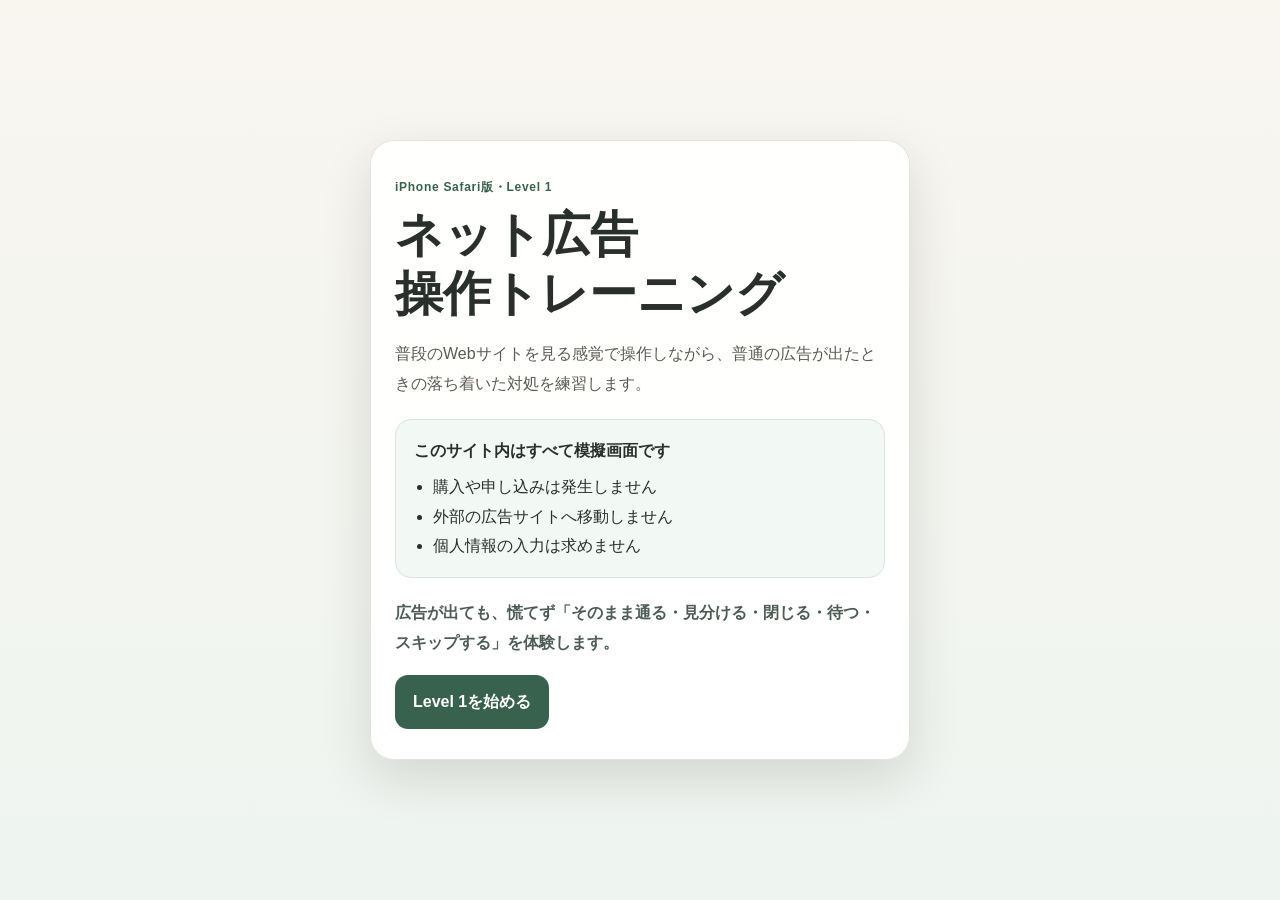
<file: index.html>
<!DOCTYPE html>
<html lang="ja">
<head>
  <meta charset="UTF-8">
  <meta name="viewport" content="width=device-width, initial-scale=1, viewport-fit=cover">
  <meta name="theme-color" content="#f6f3ed">
  <title>鶏肉のトマト煮｜暮らしの台所帖・練習用</title>
  <link rel="stylesheet" href="style.css">
</head>
<body data-page="main">
  <section id="introScreen" class="screen intro-screen" aria-labelledby="introTitle">
    <div class="intro-card">
      <span class="eyebrow">iPhone Safari版・Level 1</span>
      <h1 id="introTitle">ネット広告<br>操作トレーニング</h1>
      <p class="lead">普段のWebサイトを見る感覚で操作しながら、普通の広告が出たときの落ち着いた対処を練習します。</p>
      <div class="safety-box">
        <strong>このサイト内はすべて模擬画面です</strong>
        <ul>
          <li>購入や申し込みは発生しません</li>
          <li>外部の広告サイトへ移動しません</li>
          <li>個人情報の入力は求めません</li>
        </ul>
      </div>
      <p class="intro-goal">広告が出ても、慌てず「そのまま通る・見分ける・閉じる・待つ・スキップする」を体験します。</p>
      <button id="startButton" class="primary-button" type="button">Level 1を始める</button>
    </div>
  </section>

  <main id="trainingScreen" class="screen is-hidden">
    <header class="training-header">
      <div class="training-progress">
        <span class="training-label">ネット広告 操作トレーニング</span>
        <strong id="progressText">Level 1　1 / 6</strong>
      </div>
      <div class="header-tools">
        <button id="teacherResetButton" class="teacher-reset-button is-hidden" type="button">講師用リセット</button>
        <span class="status-pill">練習用</span>
      </div>
    </header>

    <div class="exercise-context"><span>練習の目的</span><p id="instructionBox">いつものように記事を読み進めてください。</p></div>
    <section id="supportControls" class="support-controls is-hidden" aria-label="練習用サポート"><span id="supportContext">練習用サポート</span><div><button type="button" data-support-hint>ヒント</button><button id="restartCurrentButton" type="button" data-support-restart>この体験をやり直す</button><button type="button" class="is-hidden" data-review-return>講座へ戻る</button></div></section>
    <details id="reviewChoicesMenu" class="support-review-picker is-hidden"><summary>これまでの体験を復習</summary><div><button type="button" class="is-hidden" data-review-choice="1">1　記事内広告</button><button type="button" class="is-hidden" data-review-choice="2">2　記事に似たPRカード</button><button type="button" class="is-hidden" data-review-choice="3">3　画面下の固定広告</button><button type="button" class="is-hidden" data-review-choice="4">4　普通のポップアップ広告</button><button type="button" class="is-hidden" data-review-choice="5">5　時間差で閉じる全画面広告</button><button type="button" class="is-hidden" data-review-choice="6">6　動画広告風のスキップ</button></div></details>
    <section id="reviewCompletePanel" class="review-complete is-hidden" tabindex="-1"><h2>復習できました</h2><p>ほかの体験の完了進捗は、そのまま残っています。</p><div class="dual-buttons"><button id="reviewAgainButton" class="secondary-button" type="button">もう一度復習する</button><button class="primary-button" type="button" data-review-return>講座へ戻る</button></div></section>
    <div id="siteAView" class="article-wrap">
      <header class="site-header">
        <div class="site-brand-row">
          <a class="site-brand" href="#siteAView"><span class="site-brand-main">暮らしの台所帖</span><span class="site-brand-sub">毎日のごはんと小さな工夫</span></a>
          <details class="publisher-menu"><summary>メニュー</summary><nav aria-label="メニュー"><a href="#siteAView">この記事</a><a href="#siteMeals" data-topic="siteMeals">献立のヒント</a><a href="#siteTools" data-topic="siteTools">台所の道具</a><a href="#publisherAbout" data-topic="publisherAbout">このサイトについて</a></nav></details>
        </div>
        <nav class="site-nav" aria-label="サイトカテゴリ"><a href="#siteAView">レシピ</a><a href="#siteMeals" data-topic="siteMeals">献立</a><a href="#siteTools" data-topic="siteTools">台所の道具</a><a href="#siteLife" data-topic="siteLife">暮らし</a></nav>
      </header>
      <div class="publication-layout">
      <article id="recipeArticle" class="recipe-article lesson1-reading">
        <div id="recipeContent">
        <div class="breadcrumbs">ホーム <span>›</span> レシピ <span>›</span> 主菜</div>
        <div class="article-tags"><span>主菜</span><span>フライパン</span><span>25分以内</span></div>
        <h1 class="article-title">フライパンひとつで簡単！<br>鶏肉のトマト煮</h1>
        <p class="article-deck">ほどよい酸味と鶏肉のうま味がなじむ、平日の晩ごはんに使いやすい一皿。材料を順番に入れて煮込むだけなので、忙しい日にも作りやすいレシピです。</p>
        <div class="author-row">
          <div class="author-avatar" aria-hidden="true">台</div>
          <div class="author-copy"><strong>暮らしの台所帖 編集部</strong><span>公開：2026年9月12日　更新：2026年9月26日</span></div>
        </div>
        <div class="article-utilities"><span>⏱ 約25分</span><span>👥 2〜3人分</span><span>♨ フライパン1つ</span></div>
        <figure class="hero-photo">
          <img src="assets/chicken-tomato-stew.webp" alt="鶏肉と玉ねぎをトマトソースで煮込んだ料理" width="1200" height="800" decoding="async">
          <figcaption>鶏肉とトマトをじっくり煮込んだ、やさしい味わいの一皿。</figcaption>
        </figure>
        <div id="recipePoints" class="article-lead-box"><strong>このレシピのポイント</strong><p>鶏肉に焼き色をつけてから煮込むと、香ばしさが加わります。トマトの酸味が気になるときは、仕上げに砂糖をほんの少し加えるのがコツです。</p></div>

        <nav class="article-index" aria-label="この記事の目次"><span>この記事の内容</span><a href="#recipeIngredients">材料</a><a href="#recipeSteps">作り方</a></nav>
        <section id="recipeIngredients" class="recipe-section ingredient-section">
          <div class="section-heading-row"><h2>材料</h2><span>2〜3人分</span></div>
          <dl class="ingredient-list">
            <div><dt>鶏もも肉</dt><dd>1枚（約300g）</dd></div><div><dt>玉ねぎ</dt><dd>1/2個</dd></div>
            <div><dt>カットトマト</dt><dd>200g</dd></div><div><dt>コンソメ</dt><dd>小さじ1</dd></div>
            <div><dt>オリーブオイル</dt><dd>小さじ2</dd></div><div><dt>塩・こしょう</dt><dd>少々</dd></div>
          </dl>
        </section>

        <section id="recipeSteps" class="recipe-section">
          <div class="section-heading-row"><h2>作り方</h2><span>全4工程</span></div>
          <ol class="steps">
            <li><span>1</span><div><strong>下ごしらえをする</strong><p>鶏肉を食べやすい大きさに切り、玉ねぎを薄切りにします。</p></div></li>
            <li><span>2</span><div><strong>鶏肉を焼く</strong><p>フライパンにオリーブオイルを入れ、鶏肉の表面に焼き色をつけます。</p></div></li>
          </ol>
        </section>

        <!-- L1-1: 記事内広告。内部名は広告ブロッカーに引っかかりにくい中立名にしている -->
        <button id="lesson1Card" class="inline-card" type="button" data-lesson1-hit aria-labelledby="lesson1Label lesson1Copy lesson1Action">
          <span class="inline-card-topline"><span id="lesson1Label" class="inline-card-label">広告</span><span class="inline-card-category">キッチン用品特集</span></span>
          <img class="inline-card-photo" src="assets/kitchen-storage.webp" alt="調味料や調理道具をひとまとめにできるキッチン収納ラック" width="1000" height="600" decoding="async">
          <span class="inline-card-body">
            <strong id="lesson1Copy">毎日の料理を、<br>もう少しラクに。</strong>
            <span class="inline-card-description">よく使う道具が、さっと手に届く。<br>使いやすいキッチン収納をチェック。</span>
            <span id="lesson1Action" class="inline-card-button">詳しく見る <span aria-hidden="true">→</span></span>
          </span>
        </button>

        <section id="lesson1Goal" class="recipe-section lesson1-continuation" aria-labelledby="lesson1RecipeHeading">
          <h2 id="lesson1RecipeHeading">鶏肉のトマト煮｜作り方の続き</h2>
          <ol class="steps" start="3">
            <li><span>3</span><div><strong>トマトと一緒に煮込む</strong><p>玉ねぎとトマトを加え、弱めの中火で10〜15分ほど煮込みます。</p></div></li>
          </ol>
          <p>ときどき底からやさしく混ぜ、焦げつかないようにします。水分が少なくなったら、水を少しずつ足してください。</p>
          <p>鶏肉の中心まで十分に火が通ったら、仕上げの味つけに進みます。</p>
          <button id="lesson1ContinueButton" class="article-button" type="button" aria-controls="lesson1Finish" aria-expanded="false">次の手順を見る <span aria-hidden="true">→</span></button>
          <div id="lesson1Finish" class="is-hidden" tabindex="-1">
            <ol class="steps" start="4">
              <li><span>4</span><div><strong>味を整える</strong><p>コンソメ、塩、こしょうで味を整えたら完成です。</p></div></li>
            </ol>
            <p>器に盛りつけ、お好みでパセリを散らします。パンにもごはんにも合う一皿です。</p>
          </div>
        </section>

        </div>
        <!-- L1-2 -->
        <section id="lesson2Section" class="related-reading is-hidden">
          <div class="article-divider"></div>
          <p class="related-label">あわせて読みたい</p>
          <h2 class="small-section-title">こちらの記事もおすすめです</h2>
          <div class="choice-list">
            <button class="story-choice" type="button" data-story="stew" data-normal-story>
              <img src="assets/stew-cooking-tips.webp" alt="" width="640" height="640" loading="lazy" decoding="async">
              <span><small>料理の基本</small><strong>煮込み料理をおいしく仕上げる3つのコツ</strong><em>火加減や水分調整のポイント。</em></span>
            </button>
            <button class="story-choice" type="button" data-promo-story>
              <img src="assets/kitchen-storage.webp" alt="キッチン収納のアイテム" width="1000" height="600" loading="lazy" decoding="async">
              <span><small>PR</small><strong>毎日の料理をもっと手軽に</strong><em>忙しい日にうれしいキッチンアイテム特集。</em></span>
            </button>
            <button class="story-choice" type="button" data-story="prep" data-normal-story>
              <img src="assets/chicken-tomato-stew.webp" alt="作り置きできる煮込み料理" width="1200" height="800" loading="lazy" decoding="async">
              <span><small>暮らし</small><strong>忙しい日の作り置きアイデア</strong><em>無理なく続ける小さな工夫。</em></span>
            </button>
          </div>
        </section>

        <!-- L1-3: 選んだ関連記事の本文 -->
        <section id="lesson3Section" class="recipe-section is-hidden">
          <div class="article-divider"></div>
          <div class="breadcrumbs">ホーム <span>›</span> 読みもの <span>›</span> 料理のコツ</div>
          <p class="article-kicker">料理と暮らしの読みもの</p>
          <h1 id="storyTitle" class="article-subtitle">煮込み料理をおいしく仕上げる3つのコツ</h1>
          <p id="storyLead" class="article-deck">ちょっとした火加減と水分調整で、いつもの煮込み料理がぐっと作りやすくなります。</p>
          <p class="editorial-meta">暮らしの台所帖 編集部 <span>2026.09.28</span></p>
          <figure class="story-photo"><img id="storyPhoto" src="assets/stew-cooking-tips.webp" alt="鍋で煮込み料理を作る様子" width="640" height="640" loading="lazy"><figcaption id="storyCaption">火加減と水分を見ながら、少しずつ味を整えます。</figcaption></figure>
          <div class="tip-stack">
            <div><strong id="storyTip1Title">1　最初に香ばしさをつける</strong><p id="storyTip1Text">肉や野菜を軽く焼いてから煮込むと、味に奥行きが出ます。</p></div>
            <div><strong id="storyTip2Title">2　ふたの開け閉めで水分を調整</strong><p id="storyTip2Text">煮詰まりすぎたら少量の水を足し、ゆるいときはふたを外して調整します。</p></div>
            <div><strong id="storyTip3Title">3　最後に味を整える</strong><p id="storyTip3Text">塩味や酸味は煮込み終わりに確認すると、調整しやすくなります。</p></div>
          </div>
          <p id="lesson3Goal" class="article-closing">少しずつ、自分の台所に合ったやり方を見つけてみてください。続きでは、仕上げのひと工夫をご紹介します。</p>
          <button id="lesson3ContinueButton" class="article-button" type="button">この記事の続きを読む <span aria-hidden="true">→</span></button>
          <div id="lesson3Finish" class="is-hidden"><h2>毎日の料理に、ひと工夫</h2><p>一度に全部を変える必要はありません。まずは、今日の料理で試しやすいことから取り入れてみましょう。</p></div>
          <button id="openLesson4Button" class="article-button is-hidden" type="button">味つけの基本の記事を読む</button>
        </section>

        <section id="lesson4Article" class="recipe-section is-hidden"><p class="article-kicker">料理の基本</p><h2>味つけの基本｜少しずつ、最後に整える</h2><p>煮込み料理は、火にかけている間に水分が減って味が変わります。仕上げに一度味をみて、塩やこしょうを少しずつ加えると調整しやすくなります。</p><p>ひと口みたら、よく混ぜてからもう一度。急いで調味料を加えすぎないことが、いつもの味に近づける小さなコツです。</p></section>
        <!-- L1-4後 -->
        <section id="siteATransition" class="transition-card is-hidden">
          <span>暮らしの台所帖での練習はここまで</span>
          <h2>次は、別のWebサイトを見てみましょう。</h2>
          <p>広告の見た目が変わっても、落ち着いて操作できるか試します。</p>
          <a id="goSiteBButton" class="primary-button link-button" href="outing.html">週末のおでかけ記事を見る</a>
        </section>

        <section id="siteTopics" class="publisher-topics" aria-label="台所の読みもの"><h2>台所の小さな読みもの</h2>
          <details id="siteMeals"><summary>献立のヒント</summary><p>主菜を決めたら、冷蔵庫の野菜で小さな副菜を一品。トマト煮の日は、葉もののサラダや温野菜を添えると準備をまとめやすくなります。</p></details>
          <details id="siteTools"><summary>台所の道具</summary><p>使う頻度の高い道具は、取り出しやすい場所へ。調理台に置くものを少し減らすだけでも、下ごしらえのスペースが作れます。</p></details>
          <details id="siteLife"><summary>暮らしの工夫</summary><p>夕食の準備を始める前に、今日使う材料と器を出しておきます。片づけも一度に済ませようとせず、料理の合間に少しずつ進めましょう。</p></details>
        </section>
        <footer class="site-footer">
          <strong>暮らしの台所帖</strong><p>毎日のごはんと暮らしを、少しだけラクに。</p>
          <details id="publisherAbout"><summary>このサイトについて</summary><p>料理と暮らしの記事を読むための、トレーニング用の架空メディアです。商品案内・記事・編集部名は教材内の設定であり、購入や外部への送信は行いません。</p></details>
          <small>※「暮らしの台所帖」は本トレーニング用の架空サイトです。</small>
        </footer>
      </article>
      <aside class="publisher-sidebar" aria-label="編集部から"><p class="sidebar-kicker">FROM THE EDITOR</p><h2>今日の台所から。</h2><p>手をかける日も、手を抜く日も。毎日の食卓に取り入れやすい、小さな工夫をお届けします。</p><a href="#siteMeals" data-topic="siteMeals">今夜の献立を考える <span aria-hidden="true">→</span></a><a href="#siteLife" data-topic="siteLife">暮らしの工夫を読む <span aria-hidden="true">→</span></a><p class="sidebar-note">KITCHEN JOURNAL<br>2026 AUTUMN</p></aside>
      </div>
    </div>
  </main>

  <!-- L1-3 画面下固定 -->
  <div id="lesson3Bar" class="bottom-panel is-hidden" aria-label="広告">
    <button id="closeLesson3Bar" class="bottom-panel-close" type="button" aria-label="広告を閉じる">×</button>
    <button class="bottom-panel-body" type="button" data-lesson3-hit>
      <span class="tiny-mark">広告</span>
      <strong>水まわりを、もっと軽やかに。</strong>
      <small>吸水クロス 新色ラインナップ</small>
    </button>
    <button class="bottom-panel-action" type="button" data-lesson3-hit>詳しく見る</button>
  </div>

  <!-- L1-4 ポップアップ -->
  <div id="lesson4Layer" class="overlay is-hidden" role="dialog" aria-modal="true" aria-labelledby="lesson4Title">
    <!-- training support -->
    <div class="support-stage-tools"><span>練習用サポート</span><div><button type="button" data-support-hint>ヒント</button><button type="button" data-support-restart>やり直す</button><button type="button" class="is-hidden" data-review-return>講座へ戻る</button></div></div>
    <!-- /training support -->
    <div class="scenario-panel">
      <button id="closeLesson4Button" class="scenario-dismiss" type="button" aria-label="広告を閉じる">×</button>
      <button class="training-choice scenario-media" type="button" data-lesson4-hit>
        <span class="scenario-label">PR</span>
        <img class="scenario-product-photo" src="assets/kitchen-storage.webp" alt="" width="1000" height="600" decoding="async">
      </button>
      <button class="training-choice scenario-copy" type="button" data-lesson4-hit>
        <small>キッチン収納 特集</small>
        <h2 id="lesson4Title">調味料もツールも<br>すっきりひとまとめ</h2>
        <p>限られたスペースを使いやすく整える、キッチン収納アイテムをご紹介。</p>
      </button>
      <button class="training-choice scenario-action" type="button" data-lesson4-hit>特集を見る</button>
      <p class="scenario-sponsor">広告・スポンサーリンク</p>
    </div>
  </div>

  <!-- 共通フィードバック -->
  <div id="feedbackLayer" class="overlay feedback-overlay is-hidden" role="dialog" aria-modal="true" aria-labelledby="feedbackTitle">
    <div class="feedback-card">
      <div id="feedbackSymbol" class="feedback-symbol info-symbol">i</div>
      <h2 id="feedbackTitle">ポイント</h2>
      <p id="feedbackLead"></p>
      <div id="feedbackLesson" class="lesson-box"></div>
      <button id="feedbackButton" class="primary-button" type="button">続ける</button>
    </div>
  </div>

  <!-- 講師用リセット -->
  <div id="teacherResetLayer" class="overlay feedback-overlay is-hidden" role="dialog" aria-modal="true" aria-labelledby="teacherResetTitle">
    <div class="feedback-card">
      <div class="feedback-symbol reset-symbol">↺</div>
      <h2 id="teacherResetTitle">最初からやり直しますか？</h2>
      <p>この端末のLevel 1進捗をリセットします。</p>
      <div class="dual-buttons">
        <button id="teacherResetCancel" class="secondary-button" type="button">キャンセル</button>
        <button id="teacherResetConfirm" class="danger-button" type="button">最初に戻す</button>
      </div>
    </div>
  </div>

  <div id="supportLayer" class="overlay support-overlay is-hidden" role="dialog" aria-modal="true" aria-labelledby="supportTitle" aria-describedby="supportText"><div class="feedback-card"><h2 id="supportTitle">ヒント</h2><p id="supportText" aria-live="polite"></p><div class="dual-buttons"><button id="supportMoreButton" class="secondary-button" type="button">もう少しヒントを見る</button><button id="supportBackButton" class="primary-button" type="button">画面に戻る</button><button id="supportConfirmButton" class="primary-button is-hidden" type="button">やり直す</button></div></div></div>

  <div id="lessonToast" class="lesson-toast is-hidden" role="status" aria-live="polite"></div>
  <script src="script.js"></script>
</body>
</html>
</file>
<file: style.css>
:root{
  --bg:#f6f3ed;--paper:#fffdf9;--ink:#2d2a27;--muted:#6f6962;--line:#e4ddd4;
  --accent:#5f7b6d;--accent-soft:#eef5f1;--teal:#557d7a;--teal-soft:#eef7f6;
  --ok:#5d8a6b;--info:#71859a;--danger:#b55757;--shadow:0 18px 50px rgba(41,34,28,.14)
}
*{box-sizing:border-box}html{scroll-behavior:smooth}body{margin:0;color:var(--ink);background:var(--bg);font-family:-apple-system,BlinkMacSystemFont,"Hiragino Kaku Gothic ProN","Yu Gothic",Meiryo,sans-serif;line-height:1.65}
button,a{font:inherit}button{cursor:pointer}.is-hidden{display:none!important}.screen{min-height:100vh}.link-button{text-decoration:none;display:inline-flex;align-items:center;justify-content:center}
.primary-button,.secondary-button,.danger-button{min-height:52px;padding:12px 18px;border-radius:13px;font-weight:800;border:0}.primary-button{color:#fff;background:var(--accent)}.secondary-button{color:#47544d;background:#f5f7f6;border:1px solid #ccd6d1}.danger-button{color:#fff;background:var(--danger)}
.intro-screen{display:grid;place-items:center;padding:max(28px,env(safe-area-inset-top)) 18px max(28px,env(safe-area-inset-bottom));background:linear-gradient(180deg,#f9f6f0,#eef4f0)}.intro-card{width:min(100%,540px);padding:30px 24px;border:1px solid var(--line);border-radius:24px;background:rgba(255,255,255,.96);box-shadow:var(--shadow)}.eyebrow{display:inline-block;margin-bottom:8px;color:var(--accent);font-size:12px;font-weight:900;letter-spacing:.06em}.intro-card h1{margin:0;font-size:clamp(32px,8vw,48px);line-height:1.22}.lead{color:#5e5953;font-size:16px}.safety-box{margin:20px 0;padding:16px 18px;border:1px solid #d8e6de;border-radius:16px;background:#f2f8f4}.safety-box strong{display:block;margin-bottom:7px}.safety-box ul{margin:0;padding-left:1.2em}.intro-goal{margin:18px 0;color:#4d5c54;font-weight:700}
.training-header{position:sticky;top:0;z-index:45;display:flex;justify-content:space-between;gap:12px;align-items:center;padding:max(10px,env(safe-area-inset-top)) 14px 10px;background:rgba(255,255,255,.94);border-bottom:1px solid var(--line);backdrop-filter:blur(12px)}.training-progress{display:flex;flex-direction:column}.training-label{font-size:10px;color:#76706a}.training-progress strong{font-size:13px}.header-tools{display:flex;align-items:center;gap:8px}.status-pill{padding:5px 9px;border-radius:999px;background:#f0f3f1;color:#607068;font-size:10px;font-weight:800}.teacher-reset-button{min-height:34px;padding:4px 9px;border:1px solid #d7d7d7;border-radius:9px;background:#fff;color:#666;font-size:10px;font-weight:700}
.article-wrap{width:min(100%,760px);margin:0 auto;background:var(--paper);min-height:100vh}.site-header{border-bottom:1px solid var(--line);background:#fff}.site-brand-row{display:grid;grid-template-columns:34px 1fr 34px;align-items:center;padding:15px 16px 10px}.site-menu-mark,.site-search-mark{text-align:center;color:#756f69}.site-brand{text-align:center}.site-brand-main{display:block;font-family:Georgia,"Yu Mincho",serif;font-size:21px;letter-spacing:.08em}.site-brand-sub{display:block;margin-top:1px;color:#817b75;font-size:9px}.site-nav{display:flex;gap:20px;overflow:auto;padding:7px 15px 10px;color:#655f58;font-size:11px;border-top:1px solid #f3eee8}.instruction{margin:14px 16px 0;padding:10px 12px;border-left:4px solid var(--accent);background:#f2f7f4;color:#4f5e56;font-size:13px;font-weight:700}.instruction.teal{border-left-color:var(--teal);background:var(--teal-soft);color:#426463}
.recipe-article{padding:22px 18px 42px}.breadcrumbs{color:#9a9188;font-size:10px}.breadcrumbs span{padding:0 5px}.article-tags{display:flex;gap:6px;margin-top:13px}.article-tags span,.outing-category{padding:4px 8px;border-radius:999px;background:#f1eee9;color:#6f665e;font-size:10px;font-weight:700}.article-title{margin:12px 0 9px;font-size:clamp(30px,7.7vw,42px);line-height:1.3;letter-spacing:-.02em}.article-subtitle{margin:12px 0 8px;font-size:28px;line-height:1.4}.small-section-title{margin:5px 0 14px;font-size:20px}.article-deck{margin:0;color:#5f5953;font-size:14px}.author-row{display:flex;gap:10px;align-items:center;margin:18px 0}.author-avatar{display:grid;place-items:center;width:38px;height:38px;border-radius:50%;background:#ece4d7;color:#67594d;font-family:serif;font-weight:900}.author-copy{display:flex;flex-direction:column}.author-copy strong{font-size:12px}.author-copy span{color:#8f877f;font-size:9px}.article-utilities{display:flex;gap:6px;flex-wrap:wrap;margin-bottom:15px}.article-utilities span{padding:5px 8px;border:1px solid #e7e1da;border-radius:8px;background:#fff;font-size:10px}.hero-photo{margin:0 -18px 16px}.hero-photo img{display:block;width:100%;height:auto}.hero-photo figcaption{padding:6px 18px 0;color:#999087;font-size:9px}.article-lead-box{margin:18px 0;padding:15px;border-radius:14px;background:#f7f3ed;border:1px solid #ebe3d9}.article-lead-box p{margin:6px 0 0}.recipe-section{margin-top:27px}.section-heading-row{display:flex;align-items:end;justify-content:space-between;border-bottom:2px solid #393430;padding-bottom:6px}.section-heading-row h2{margin:0;font-size:23px}.section-heading-row span{color:#8a827a;font-size:10px}.ingredient-list{margin:0}.ingredient-list div{display:flex;justify-content:space-between;gap:14px;padding:10px 2px;border-bottom:1px solid #eee8e1}.ingredient-list dt,.ingredient-list dd{margin:0;font-size:13px}.ingredient-list dd{color:#716960}.steps{list-style:none;margin:14px 0 0;padding:0;display:grid;gap:14px}.steps li{display:grid;grid-template-columns:34px 1fr;gap:10px}.steps li>span{display:grid;place-items:center;width:32px;height:32px;border-radius:50%;background:#665e56;color:#fff;font-weight:800}.steps strong{font-size:14px}.steps p{margin:4px 0 0;color:#665f59;font-size:13px}.article-divider{height:1px;background:var(--line);margin:30px 0}.article-button,.outing-link-button{display:block;width:100%;min-height:50px;margin-top:20px;padding:12px 16px;border:0;border-radius:12px;color:#fff;background:var(--accent);font-weight:800}.site-footer{margin:38px -18px -42px;padding:28px 18px;text-align:center;background:#f2eee8;color:#7f7770}.site-footer strong{color:#49443f;font-family:Georgia,"Yu Mincho",serif;letter-spacing:.06em}.site-footer p{margin:5px 0 12px;font-size:11px}.footer-links{display:flex;justify-content:center;gap:14px;font-size:10px}.site-footer small{display:block;margin-top:15px;color:#918981;font-size:9px}
/* L1-1: 写真は既存素材をそのまま使用。内部名は中立名を維持。 */
.tiny-mark{display:inline-block;padding:2px 6px;border-radius:4px;background:#f0f0f0;color:#737373;font-size:9px;font-weight:800}
.inline-card{display:block;width:100%;margin:30px 0 32px;padding:0;border:1px solid #d6cec2;border-radius:12px;background:#fff;color:var(--ink);text-align:left;overflow:hidden;box-shadow:0 4px 16px rgba(57,44,29,.06)}
.inline-card-topline{display:flex;flex-wrap:wrap;align-items:center;gap:10px;padding:12px 16px;background:#fff}
.inline-card-label{display:inline-block;padding:2px 9px;border:1px solid #c9c5bf;border-radius:4px;background:#f5f4f1;color:#49443f;font-size:16px;font-weight:700}
.inline-card-category{color:#685d51;font-size:14px}
.inline-card-photo{display:block;width:100%;height:auto;aspect-ratio:5/3;object-fit:cover}
.inline-card-body{display:block;padding:20px;background:#f6f1e8}
.inline-card-body strong{display:block;font-size:clamp(25px,6.5vw,32px);line-height:1.4;letter-spacing:.02em}
.inline-card-description{display:block;margin-top:10px;color:#615548;font-size:16px;line-height:1.75}
.inline-card-button{display:flex;align-items:center;justify-content:center;gap:20px;width:100%;min-height:52px;margin-top:18px;padding:12px 16px;border-radius:8px;background:#855335;color:#fff;font-size:18px;font-weight:700}
.inline-card:active .inline-card-button{background:#684029}
.inline-card:focus-visible,#lesson1ContinueButton:focus-visible{outline:3px solid #315f8b;outline-offset:4px}
.lesson1-reading>.article-deck,.lesson1-reading>.recipe-section .steps strong,.lesson1-reading>.recipe-section .steps p,.lesson1-reading>.ingredient-section dt,.lesson1-reading>.ingredient-section dd{font-size:16px}
body[data-page="main"] #instructionBox{font-size:16px}
.lesson1-continuation{border-top:1px solid var(--line);padding-top:22px}
.lesson1-continuation h2{margin:0 0 18px;font-size:21px;line-height:1.5}
.lesson1-continuation>p,.lesson1-continuation #lesson1Finish>p{font-size:16px;color:#665f59;line-height:1.85}
#lesson1ContinueButton{min-height:52px;font-size:18px}
#lesson1Finish{scroll-margin-top:90px}
#lesson1Finish:focus-visible{outline:2px solid var(--accent);outline-offset:6px}
.lesson1-feedback .feedback-card{max-height:calc(100vh - 32px);max-height:calc(100dvh - max(14px,env(safe-area-inset-top)) - max(14px,env(safe-area-inset-bottom)));overflow-y:auto;overscroll-behavior:contain;padding:24px 20px;font-size:17px}
.lesson1-feedback .feedback-card h2{font-size:25px;line-height:1.5;overflow-wrap:anywhere}
.lesson1-feedback .lesson-box p:first-child{margin-top:0}
.lesson1-feedback .primary-button{width:100%;min-height:52px;font-size:18px}
@media(prefers-reduced-motion:reduce){#lesson1Finish{scroll-behavior:auto}}
/* L1-2 */.related-reading{margin-top:26px}.related-label{margin:0;color:#8b7561;font-size:11px;font-weight:900;letter-spacing:.04em}.choice-list{display:grid;gap:10px}.story-choice{display:grid;grid-template-columns:94px 1fr;gap:12px;align-items:center;width:100%;padding:10px;border:1px solid #e4ddd6;border-radius:13px;background:#fff;text-align:left}.story-choice img,.choice-placeholder{width:94px;height:88px;border-radius:9px;object-fit:cover}.choice-placeholder{display:grid;place-items:center;background:linear-gradient(135deg,#e7efe8,#c8d9cd);color:#556b5c;font-size:12px;font-weight:900}.choice-placeholder.warm{background:linear-gradient(135deg,#f2e9dc,#ded0bc);color:#796a56}.story-choice span{display:block}.story-choice small{display:block;color:#8f8479;font-size:9px;font-style:normal}.story-choice strong{display:block;margin:2px 0;font-size:13px;line-height:1.4}.story-choice em{display:block;color:#7b746d;font-size:10px;font-style:normal;line-height:1.45}.tip-stack{display:grid;gap:11px;margin-top:18px}.tip-stack div{padding:14px;border:1px solid #e7e1da;border-radius:12px;background:#fff}.tip-stack p{margin:5px 0 0;color:#6f675f;font-size:13px}.read-marker{margin:28px 0 12px;padding:18px;text-align:center;border-radius:14px;background:#f5f8f6;border:1px solid #dde8e2}.read-marker strong,.read-marker span{display:block}.read-marker span{margin-top:3px;color:#768079;font-size:11px}
/* L1-3 */.bottom-panel{position:fixed;left:0;right:0;bottom:0;z-index:70;display:grid;grid-template-columns:1fr auto;align-items:center;gap:8px;padding:8px max(10px,env(safe-area-inset-right)) max(8px,env(safe-area-inset-bottom)) max(10px,env(safe-area-inset-left));background:#fff;border-top:1px solid #ddd;box-shadow:0 -7px 24px rgba(0,0,0,.12)}.bottom-panel-close{position:absolute;right:6px;top:-19px;width:44px;height:44px;border:1px solid #ddd;border-radius:50%;background:#fff;color:#555;font-size:23px;box-shadow:0 2px 8px rgba(0,0,0,.12)}.bottom-panel-body{padding:3px 8px;border:0;background:transparent;text-align:left}.bottom-panel-body .tiny-mark{margin-right:5px}.bottom-panel-body strong{display:block;font-size:12px}.bottom-panel-body small{display:block;color:#777;font-size:9px}.bottom-panel-action{min-width:90px;min-height:44px;margin-right:38px;border:0;border-radius:9px;background:#5c7567;color:#fff;font-size:11px;font-weight:800}.has-bottom-panel{padding-bottom:92px}
/* L1-4 */.overlay{position:fixed;inset:0;z-index:100;display:grid;place-items:center;padding:max(14px,env(safe-area-inset-top)) 14px max(14px,env(safe-area-inset-bottom));background:rgba(16,16,16,.7)}.scenario-panel{position:relative;width:min(100%,440px);overflow:hidden;border-radius:17px;background:#fff;box-shadow:0 24px 70px rgba(0,0,0,.35)}.scenario-dismiss{position:absolute;z-index:3;top:5px;right:5px;display:grid;width:48px;height:48px;place-items:center;padding:0;border:0;border-radius:50%;color:#333;background:rgba(255,255,255,.96);box-shadow:0 2px 9px rgba(0,0,0,.18);font-size:25px;line-height:1}.training-choice{display:block;width:100%;padding:0;border:0;color:inherit;background:transparent;text-align:left}.scenario-media{position:relative}.scenario-label{position:absolute;left:12px;top:10px;z-index:2;padding:2px 7px;border-radius:4px;color:#fff;background:rgba(0,0,0,.58);font-size:10px;font-weight:800}.scenario-product-photo{display:block;width:100%;height:205px;object-fit:cover;object-position:62% 48%;background:#eee8df}.scenario-copy{padding:20px 24px 7px;text-align:center}.scenario-copy small{color:#806852;font-size:11px;font-weight:800}.scenario-copy h2{margin:6px 0 7px;font-size:28px;line-height:1.28}.scenario-copy p{margin:0 auto;max-width:340px;color:#655f58;font-size:13px}.scenario-action{width:calc(100% - 44px);min-height:50px;margin:18px 22px 12px;padding:12px;border-radius:10px;color:#fff;background:#a96743;font-weight:800;text-align:center}.scenario-sponsor{margin:0 0 14px;color:#aaa39c;font-size:9px;text-align:center}.transition-card{margin:30px 0;padding:22px 18px;border-radius:18px;background:#eef5f1;border:1px solid #d7e5dd;text-align:center}.transition-card>span{color:#668071;font-size:11px;font-weight:900}.transition-card h2{margin:6px 0;font-size:23px}.transition-card p{color:#627068}.transition-card .primary-button{margin-top:8px;width:100%}
/* Feedback */.feedback-overlay{background:rgba(24,24,24,.76)}.feedback-card{width:min(100%,460px);padding:26px 20px 22px;border-radius:20px;background:#fff;box-shadow:var(--shadow);text-align:center}.feedback-card h2{margin:6px 0;font-size:29px}.feedback-card>p{margin:6px 0;color:#5f5f5f}.feedback-symbol{display:grid;width:62px;height:62px;margin:0 auto;place-items:center;border-radius:50%;color:#fff;font-size:32px;font-weight:900}.ok-symbol{background:var(--ok)}.info-symbol{background:var(--info)}.reset-symbol{background:#6c6c6c}.lesson-box{margin:18px 0;padding:14px;border-radius:13px;text-align:left;background:#f3f7f4;border:1px solid #d9e6de}.lesson-box strong{display:block}.lesson-box p{margin:7px 0 0}.lesson-box .caution{padding-top:9px;border-top:1px solid #d1e0d7;color:#555;font-size:12px}.dual-buttons{display:grid;grid-template-columns:1fr 1fr;gap:10px;margin-top:18px}.lesson-toast{position:fixed;z-index:160;left:50%;bottom:max(18px,env(safe-area-inset-bottom));transform:translateX(-50%);width:min(calc(100% - 28px),520px);padding:13px 15px;border-radius:13px;background:rgba(35,39,37,.95);color:#fff;box-shadow:0 8px 30px rgba(0,0,0,.25);font-size:13px;font-weight:700}
/* Site B */.outing-page{background:#edf3f2}.outing-training-header{border-color:#d9e5e3}.outing-wrap{width:min(100%,760px);margin:0 auto;min-height:100vh;background:#fbfdfc}.outing-site-header{background:#fff;border-bottom:1px solid #dbe7e5}.outing-brand-row{display:grid;grid-template-columns:38px 1fr 38px;gap:8px;align-items:center;padding:15px 16px 10px}.outing-brand-mark{font-size:30px;color:#5c8580}.outing-brand-row strong{display:block;font-family:Georgia,"Yu Mincho",serif;font-size:19px;letter-spacing:.03em}.outing-brand-row span{display:block;color:#79918e;font-size:9px}.outing-menu{text-align:center;color:#68817e}.outing-site-header nav{display:flex;justify-content:center;gap:25px;padding:7px 12px 10px;border-top:1px solid #eff4f3;color:#5f7774;font-size:11px}.outing-home,.outing-article{padding:18px}.outing-hero{padding:28px 22px;border-radius:20px;background:linear-gradient(145deg,#dfeee8,#f6eee0)}.outing-hero>span{color:#66827a;font-size:11px;font-weight:900}.outing-hero h1{margin:6px 0;font-family:Georgia,"Yu Mincho",serif;font-size:37px;line-height:1.25}.outing-hero p{margin:0;color:#60716c;font-size:13px}.outing-list{display:grid;gap:12px;margin-top:18px}.outing-story-card{display:grid;grid-template-columns:118px 1fr;gap:12px;width:100%;padding:10px;border:1px solid #dde7e5;border-radius:15px;background:#fff;text-align:left}.static-card{cursor:default}.outing-story-visual{height:100px;border-radius:11px;background-size:cover;background-position:center}.outing-story-visual.park{background:linear-gradient(135deg,#b8c79a,#e0c48c 56%,#8eaa82)}.outing-story-visual.cafe{background:linear-gradient(135deg,#d5b58e,#f0ddd0 55%,#9eb9b0)}.outing-story-card small{color:#77908b;font-size:9px}.outing-story-card strong{display:block;margin:2px 0;font-size:14px;line-height:1.4}.outing-story-card p{margin:0;color:#78817f;font-size:10px}.outing-article>h1{margin:12px 0 8px;font-family:Georgia,"Yu Mincho",serif;font-size:36px;line-height:1.3}.outing-facts{display:flex;gap:7px;flex-wrap:wrap;margin:16px 0}.outing-facts span{padding:6px 9px;border-radius:999px;background:#eef5f3;color:#58706c;font-size:10px}.outing-photo-faux{display:flex;align-items:end;height:230px;margin:14px -18px 0;padding:16px;background:linear-gradient(180deg,rgba(255,255,255,.08),rgba(0,0,0,.18)),linear-gradient(140deg,#c9d7ad,#debd87 46%,#799b82);color:#fff;font-family:Georgia,"Yu Mincho",serif;font-size:18px;font-weight:700}.outing-copy-section{padding-top:24px}.outing-copy-section h2{font-size:22px;line-height:1.45}.outing-copy-section p{color:#5e6866}.outing-related{margin:28px 0;padding:20px;border-radius:18px;background:#eef6f4;border:1px solid #d4e4e1}.outing-related>span{color:#64827d;font-size:10px;font-weight:900}.outing-related h2{margin:4px 0;font-size:23px}.outing-related p{margin:5px 0;color:#657572}.outing-link-button{background:var(--teal)}.outing-footer{margin:38px -18px -42px;background:#eaf1ef;color:#6c7d79}
/* L1-5 */.full-screen-layer{position:fixed;inset:0;z-index:120;background:#111;overflow:auto}.full-screen-campaign{position:relative;min-height:100%;display:flex;flex-direction:column;background:#f7f4ec}.campaign-topbar{position:absolute;z-index:4;left:12px;right:12px;top:max(10px,env(safe-area-inset-top));display:flex;justify-content:space-between;color:#fff;font-size:11px;font-weight:800;text-shadow:0 1px 6px rgba(0,0,0,.6)}.timed-close{position:absolute;z-index:6;right:12px;top:max(38px,calc(env(safe-area-inset-top) + 34px));min-width:88px;min-height:46px;padding:8px 12px;border:0;border-radius:999px;background:rgba(255,255,255,.96);color:#3d403d;font-weight:900;box-shadow:0 3px 12px rgba(0,0,0,.2)}.campaign-image-button{display:block;width:100%;padding:0;border:0;background:#ddd;overflow:hidden}.campaign-image-button img{display:block;width:100%;height:min(54vh,520px);object-fit:cover;object-position:center 48%}.campaign-copy{padding:23px 22px 10px;text-align:center}.campaign-copy small{color:#60766a;font-weight:900;letter-spacing:.08em}.campaign-copy h2{margin:5px 0 7px;font-size:35px;line-height:1.25}.campaign-copy p{margin:0 auto;max-width:420px;color:#687068;font-size:13px}.campaign-copy button{width:100%;min-height:52px;margin-top:18px;border:0;border-radius:12px;background:#4f6d5e;color:#fff;font-weight:900}.campaign-disclaimer{margin:auto 0 14px;padding-top:12px;color:#999;font-size:9px;text-align:center}
/* L1-6 */.video-style-layer{background:#090c0f}.video-stage{position:relative;min-height:100dvh;overflow:hidden;background:#15191d;color:#fff}.video-topbar{position:absolute;z-index:8;top:max(12px,env(safe-area-inset-top));left:14px;display:flex;gap:8px;padding:5px 8px;border-radius:7px;background:rgba(0,0,0,.46);font-size:11px;font-weight:800}.skip-button{position:absolute;z-index:9;right:0;bottom:max(128px,calc(env(safe-area-inset-bottom) + 116px));min-height:50px;padding:10px 14px 10px 17px;border:1px solid rgba(255,255,255,.66);border-right:0;border-radius:10px 0 0 10px;background:rgba(12,14,16,.78);color:#fff;font-weight:900}.skip-button span{padding-left:8px;font-size:22px}.moving-frame{position:absolute;inset:0;width:100%;height:100%;padding:0;border:0;background:#111;overflow:hidden}.moving-frame img{width:100%;height:100%;object-fit:cover;object-position:center;animation:slow-pan 7s ease-in-out infinite alternate;transform:scale(1.04)}@keyframes slow-pan{0%{transform:scale(1.04) translate3d(-1%,0,0)}100%{transform:scale(1.10) translate3d(1.5%,-1%,0)}}.video-gradient{position:absolute;z-index:3;inset:0;pointer-events:none;background:linear-gradient(180deg,rgba(0,0,0,.08) 35%,rgba(0,0,0,.78) 78%,rgba(0,0,0,.9))}.video-copy{position:absolute;z-index:5;left:20px;right:20px;bottom:max(40px,calc(env(safe-area-inset-bottom) + 26px));text-shadow:0 1px 7px rgba(0,0,0,.45)}.video-copy small{font-size:11px;font-weight:900;letter-spacing:.1em}.video-copy h2{margin:5px 0;font-size:32px;line-height:1.25}.video-copy p{margin:0 0 13px;max-width:440px;color:#eef3f5;font-size:13px}.video-copy button{min-width:152px;min-height:46px;padding:10px 15px;border:1px solid rgba(255,255,255,.75);border-radius:9px;background:rgba(255,255,255,.9);color:#1e2b32;font-weight:900}.video-progress{position:absolute;z-index:7;left:0;right:0;bottom:0;height:4px;background:rgba(255,255,255,.22)}.video-progress span{display:block;width:0;height:100%;background:#fff}
/* 完了 */.completion-section{margin:30px 18px 0;padding:24px 18px;border-radius:20px;background:#fff;border:1px solid #d9e5e2;box-shadow:0 12px 32px rgba(0,0,0,.06)}.completion-kicker{margin:0;color:var(--teal);font-size:13px;font-weight:900}.completion-section h2{margin:5px 0 20px;font-size:25px;line-height:1.4}.summary-grid{display:grid;gap:10px}.summary-card{position:relative;padding:14px 12px 13px 54px;border-radius:13px;background:#f3f8f6;border:1px solid #dde9e5}.summary-card p{margin:4px 0 0;color:#5f6c68;font-size:12px}.summary-number{position:absolute;left:12px;top:13px;display:grid;width:30px;height:30px;place-items:center;border-radius:50%;color:#fff;background:var(--teal);font-weight:900}.final-message{margin:20px 0 13px;padding:17px 15px;border-left:4px solid var(--teal);background:#f0f6f4;font-size:17px;font-weight:900}.completion-note{color:#65726f;font-size:13px}
@media(min-width:700px){.hero-photo{margin-left:0;margin-right:0;border-radius:18px;overflow:hidden}.site-nav{justify-content:center}.summary-grid.two-col{grid-template-columns:1fr 1fr}.campaign-image-button img{height:55vh}.video-stage{width:min(100%,760px);margin:0 auto}.full-screen-layer{display:grid;place-items:center}.full-screen-campaign{width:min(100%,620px)}}
@media(max-width:520px){.scenario-product-photo{height:190px}.scenario-copy{padding-left:20px;padding-right:20px}.scenario-copy h2{font-size:27px}.campaign-copy h2{font-size:31px}.video-copy h2{font-size:29px}}
@media(max-height:700px) and (max-width:520px){.scenario-product-photo{height:160px}.scenario-copy{padding-top:13px}.scenario-copy h2{font-size:23px}.scenario-action{margin-top:12px;min-height:45px}.campaign-image-button img{height:48vh}.campaign-copy{padding-top:14px}.campaign-copy h2{font-size:27px}.campaign-copy p{font-size:12px}.campaign-copy button{min-height:46px;margin-top:12px}.video-copy{bottom:max(28px,calc(env(safe-area-inset-bottom) + 18px))}.video-copy h2{font-size:26px}.skip-button{bottom:max(116px,calc(env(safe-area-inset-bottom) + 106px))}}

/* Editorial refinement: local content, readable type and ordinary navigation. */
:root{--paper:#fff;--ink:#292f2b;--muted:#666b65;--line:#e2e5dc;--accent:#38624d;--teal:#345e64}
html{scroll-padding-top:90px}body{font-size:16px;line-height:1.85;background:#f5f5ef}button,a,summary{-webkit-tap-highlight-color:rgba(60,90,70,.15)}button{cursor:pointer}a{color:inherit;text-decoration:none}a:focus-visible,button:focus-visible,summary:focus-visible{outline:3px solid #315f8b;outline-offset:4px}img{max-width:100%}.is-hidden{display:none!important}
.training-header{padding:10px 20px;background:#fff;border-bottom:1px solid #dce2e3;gap:12px}.training-label{font-size:12px;color:#64716e}.training-progress strong{font-size:16px}.status-pill{font-size:12px;background:#edf3f1;color:#46605a}.teacher-reset-button{min-height:44px;font-size:13px}
.exercise-context{display:flex;align-items:baseline;gap:16px;width:min(100%,1100px);margin:0 auto;padding:16px 24px;color:#3c5452;background:#edf3f1;border-bottom:1px solid #d7e4dd}.exercise-context>span{flex:none;font-size:12px;font-weight:700;letter-spacing:.04em}.exercise-context p{margin:0;font-size:16px}
.article-wrap{width:min(100%,1100px);background:#fff}.site-header{background:#fff;border-bottom:1px solid #e1e3db}.site-brand-row{display:flex;justify-content:space-between;align-items:center;padding:24px 24px 20px;gap:16px}.site-brand-main{font-family:Georgia,"Yu Mincho","Hiragino Mincho ProN",serif;font-size:28px;letter-spacing:.1em;color:#314537}.site-brand-sub{font-size:12px;letter-spacing:.05em;color:#777b70}.publisher-menu{position:relative;flex:none;font-size:13px}.publisher-menu>summary{display:flex;align-items:center;gap:8px;min-height:44px;padding:8px 12px;border:1px solid #dce0d5;cursor:pointer;list-style:none;background:#fff}.publisher-menu>summary::-webkit-details-marker{display:none}.publisher-menu>summary:before{content:'☰';font-size:18px}.publisher-menu[open]>nav{position:absolute;top:100%;right:0;z-index:80;display:grid!important;width:220px;gap:0!important;padding:8px!important;border:1px solid #dce0d5;background:#fff;box-shadow:0 8px 25px #0002}.publisher-menu nav a{display:block;min-height:48px;padding:9px 12px;white-space:normal;color:#38483e}.publisher-menu nav a:hover{background:#f1f4ed}
.site-nav{justify-content:center;gap:0;padding:0 16px;background:#f6f7f1;border-top:1px solid #e6e8de;font-size:14px}.site-nav a{display:flex;align-items:center;justify-content:center;min-height:48px;padding:8px 24px;border-right:1px solid #e1e5d8}.site-nav a:last-child{border:0}.site-nav a:hover{background:#e9efdf}.publication-layout{display:grid;grid-template-columns:minmax(0,1fr)}.recipe-article{padding:26px 22px 42px;min-width:0}.breadcrumbs{margin-bottom:20px;font-size:12px;color:#747b71;line-height:1.6}.article-tags{gap:8px}.article-tags span{font-size:12px;padding:4px 10px;background:#f2f4eb;border-radius:2px}.article-title{font-size:clamp(29px,6.8vw,40px);line-height:1.5;letter-spacing:.025em;margin:14px 0 16px}.article-deck{font-size:16px;line-height:1.95;color:#5b645c}.author-row{padding:16px 0 20px;border-bottom:1px solid #e5e8de;margin:10px 0 18px}.author-copy strong{font-size:13px}.author-copy span{font-size:12px}.author-avatar{background:#e9edde;color:#4c6047}.article-utilities{gap:8px;margin:18px 0}.article-utilities span{font-size:12px;border-radius:2px;background:#fafbf7}.hero-photo{margin:0 -22px 20px}.hero-photo figcaption{font-size:12px;padding:10px 22px;color:#72786e}.article-lead-box{background:#f5f7ef;border-radius:3px;border:0;border-left:3px solid #a5b58a;padding:18px;line-height:1.9}.article-lead-box>strong{font-size:16px}.article-index{display:flex;flex-wrap:wrap;align-items:center;gap:10px;padding:12px 0;border-block:1px solid #e4e7dc;margin:28px 0}.article-index span{font-size:13px;color:#777d70;margin-right:auto}.article-index a{display:flex;align-items:center;min-height:44px;padding:6px 14px;background:#f3f5ec;font-size:14px}.section-heading-row{border-color:#56684f}.section-heading-row span{font-size:13px}.ingredient-list dt,.ingredient-list dd,.steps strong,.steps p{font-size:16px!important}.ingredient-list div{padding:12px 0}.steps{gap:24px}.steps li{grid-template-columns:32px minmax(0,1fr);gap:12px}.steps li>span{background:#5a7053}.steps p{line-height:1.9}.recipe-section{margin-top:32px}.lesson1-continuation{margin-top:36px}.lesson1-continuation h2{font-size:23px}.article-button{max-width:440px;margin:24px auto 0;border-radius:3px;font-size:17px;background:#41634b;min-height:52px}.inline-card{border-radius:3px;box-shadow:none;margin:36px auto;width:100%;max-width:560px;border-color:#d9d4c7}.inline-card-body{background:#f6f1e8}.inline-card-topline{padding:10px 16px}.inline-card-button{border-radius:3px}.related-label{font-size:13px;color:#6c765e}.small-section-title{font-size:23px}.choice-list{gap:0;border-top:1px solid #e1e5dc}.story-choice{border-radius:0;border-width:0 0 1px;padding:20px 0;grid-template-columns:108px minmax(0,1fr);gap:16px}.story-choice img{width:108px;height:96px;border-radius:2px}.story-choice small{font-size:14px;color:#697257}.story-choice strong{font-size:17px;line-height:1.65;margin:4px 0}.story-choice em{font-size:14px;line-height:1.6;color:#687064}.story-choice:hover{background:#f8faf5}.article-kicker{font-size:12px;font-weight:700;letter-spacing:.08em;color:#69815d;margin:0}.article-subtitle{font-size:30px;line-height:1.6}.editorial-meta{font-size:12px;color:#727f76;border-block:1px solid #e2e8df;padding:12px 0}.editorial-meta span{margin-left:14px}.story-photo{margin:26px 0}.story-photo img{display:block;width:100%;max-height:340px;object-fit:cover;border-radius:2px}.story-photo figcaption{font-size:12px;color:#747d71;margin-top:8px}.tip-stack{gap:0}.tip-stack div{padding:24px 0;border:0;border-bottom:1px solid #e5e8df;border-radius:0}.tip-stack strong{font-size:19px;line-height:1.7}.tip-stack p{font-size:16px;line-height:1.95;margin-top:8px}.article-closing{font-size:16px;color:#5b685a;margin:24px 0}.publisher-topics{border-top:1px solid #dbe2d4;padding-top:24px;margin-top:42px}.publisher-topics h2{font-size:21px;margin:0 0 14px}.publisher-topics details{border-bottom:1px solid #e2e5dc;padding:8px 0;scroll-margin-top:100px}.publisher-topics summary{min-height:48px;padding:8px 0;cursor:pointer;font-weight:600;font-size:16px}.publisher-topics details p{font-size:16px;color:#5e665c;padding:0 10px}.site-footer{margin:36px -22px -42px;padding:28px 22px;background:#f4f5ed;text-align:left;border-top:1px solid #e2e6d9}.site-footer>strong{font-size:19px}.site-footer p{font-size:13px}.site-footer small{font-size:12px;line-height:1.8}.site-footer summary{min-height:44px;font-size:14px;cursor:pointer}.site-footer details p{font-size:14px}.publisher-sidebar{display:none}.transition-card{border-radius:4px;font-size:16px}.transition-card>span{font-size:13px}
/* Reading and persistent explanations stay gentle on small screens. */
.bottom-panel{grid-template-columns:minmax(0,1fr) auto;gap:4px;padding-top:12px;min-height:98px}.bottom-panel-body{min-width:0}.bottom-panel-body strong{font-size:15px;line-height:1.5}.bottom-panel-body small{font-size:12px;line-height:1.6}.tiny-mark{font-size:13px}.bottom-panel-action{min-width:82px;margin-right:24px;padding:8px;font-size:13px}.has-bottom-panel{padding-bottom:150px}.scenario-panel,.feedback-card{max-height:calc(100vh - 32px);max-height:calc(100dvh - 32px - env(safe-area-inset-top) - env(safe-area-inset-bottom));overflow-y:auto;overscroll-behavior:contain}.scenario-label{font-size:14px}.scenario-copy small{font-size:13px}.scenario-copy p{font-size:16px}.scenario-sponsor{font-size:12px}.feedback-card{font-size:17px}.feedback-card h2{font-size:26px;line-height:1.5}.lesson-box .caution{font-size:14px}.feedback-card .primary-button{width:100%;font-size:17px}.scenario-action{font-size:17px}
/* Site B: a travel journal with a real article structure, no imitation photo boxes. */
.outing-page{background:#f0f4f4}.outing-wrap{width:min(100%,940px);background:#fff}.outing-brand-row{display:flex;justify-content:space-between;gap:12px;padding:24px 22px}.outing-brand-row strong{font-size:25px;color:#304e53;letter-spacing:.05em}.outing-brand-row span{font-size:12px;color:#718486}.outing-categories{display:flex!important;justify-content:center!important;padding:0 12px!important;gap:0!important;background:#f3f7f7;font-size:14px!important}.outing-categories a{min-height:48px;padding:10px 20px;display:flex;align-items:center;color:#466970}.outing-categories a:hover{background:#e8f0f0}.outing-home,.outing-article{padding:28px 22px;max-width:780px;margin:auto}.outing-hero{border-radius:0;padding:30px 0 32px;background:none;border-bottom:2px solid #658b8e}.outing-hero>span{font-size:12px;letter-spacing:.1em;color:#698b91}.outing-hero h1{font-size:clamp(34px,8vw,48px);line-height:1.45;color:#304e53;margin:14px 0}.outing-hero p{font-size:16px;line-height:1.9;max-width:580px;color:#5a7074}.outing-list{gap:0;margin-top:4px}.outing-story-card{grid-template-columns:70px minmax(0,1fr);gap:18px;border-width:0 0 1px;border-radius:0;padding:26px 0;color:#304e53;border-color:#dbe6e7}.outing-story-card strong{font-size:20px;line-height:1.6;margin:5px 0 7px}.outing-story-card small{font-size:13px}.outing-story-card p{font-size:14px;line-height:1.8}.outing-story-card:hover{background:#f6faf9}.story-index{font-family:Georgia,serif;font-size:36px;line-height:1.4;color:#82a6aa;border-right:1px solid #dce7e8}.story-index span{display:block;font-family:inherit;font-size:11px;letter-spacing:.1em;color:#69898f}.outing-article>h1{font-size:clamp(30px,7vw,40px);line-height:1.55;color:#304e53}.outing-category{font-size:13px;color:#648389}.outing-facts span{font-size:13px;border-radius:3px}.route-guide{padding:24px;margin:28px 0;background:#f1f6f5;border-top:3px solid #638c85}.route-guide h2{font-size:23px;line-height:1.6;margin:8px 0 20px}.route-guide ol{margin:0;padding:0;list-style:none}.route-guide li{display:grid;grid-template-columns:58px minmax(0,1fr);gap:16px;padding:14px 0;border-top:1px solid #d7e2df}.route-guide li>span{font-size:15px;font-weight:600;color:#5d847d}.route-guide strong{font-size:16px}.route-guide li p{font-size:15px;color:#62746d;margin:4px 0}.route-note{font-size:13px;color:#687b73;line-height:1.85;margin:18px 0 0}.outing-copy-section h2{font-size:23px}.outing-copy-section p{font-size:16px;line-height:1.95}.outing-related{border-radius:3px;padding:24px;background:#f4f8f7}.outing-related>span{font-size:13px}.outing-related p{font-size:16px}.outing-link-button{border-radius:3px;font-size:17px;min-height:52px}.outing-topics{margin:24px auto 0;padding:28px 22px;max-width:780px}.outing-footer{margin:28px 0 0;padding:28px max(22px,calc((100% - 736px)/2));background:#eff5f4}.summary-card p,.completion-note{font-size:16px}.completion-kicker{font-size:14px}
@media(min-width:960px){.publication-layout{grid-template-columns:minmax(0,740px) minmax(0,260px);gap:40px;padding:0 32px}.recipe-article{padding:32px 0 42px}.publisher-sidebar{display:block;padding-top:54px;color:#5f6b57}.publisher-sidebar h2{font-family:Georgia,"Yu Mincho",serif;font-size:25px;line-height:1.7}.publisher-sidebar p{font-size:14px;line-height:1.95}.sidebar-kicker{font-size:11px!important;letter-spacing:.13em}.publisher-sidebar a{display:block;padding:14px 0;border-top:1px solid #e1e5d9;font-size:14px;line-height:1.8}.sidebar-note{margin-top:36px!important;font-size:12px!important;letter-spacing:.1em;color:#8b9481}.hero-photo{margin-inline:0;border-radius:0}.hero-photo figcaption{padding-inline:0}.site-footer{margin-inline:0;padding:24px}.site-brand-row{padding:30px 32px}.site-nav{justify-content:flex-start;padding-left:32px}.article-title{font-size:40px}}
@media(max-width:520px){.training-header{padding:8px 12px}.training-label{font-size:11px}.training-progress strong{font-size:14px}.header-tools{gap:6px}.teacher-reset-button{max-width:106px;padding:6px;font-size:12px}.exercise-context{display:block;padding:12px 20px}.exercise-context>span{display:block;margin-bottom:3px}.site-brand-row,.outing-brand-row{padding:20px 18px;gap:8px}.site-brand-main{font-size:24px;letter-spacing:.06em}.site-brand-sub{font-size:11px}.publisher-menu>summary{padding:6px 9px;font-size:12px}.site-nav{padding:0 6px}.site-nav a{padding:8px 13px;font-size:13px}.outing-brand-row strong{font-size:21px;letter-spacing:0}.outing-brand-row span{font-size:11px}.outing-categories a{font-size:13px;padding:10px 14px}.article-title br,.outing-article>h1 br{display:none}.article-subtitle{font-size:27px}.story-choice{grid-template-columns:90px minmax(0,1fr);gap:12px}.story-choice img{width:90px;height:94px}.story-choice strong{font-size:16px}.story-choice em{font-size:13px}.story-photo img{max-height:260px}.route-guide{padding:20px 16px}.route-guide h2{font-size:21px}.outing-story-card strong{font-size:18px}.outing-hero h1{font-size:38px}.bottom-panel-action{margin-right:16px;min-width:78px}.bottom-panel-body strong{font-size:14px}.bottom-panel-body small{font-size:12px}}
@media(max-width:360px){.site-brand-main{font-size:21px}.outing-brand-row strong{font-size:19px}.site-brand-row,.outing-brand-row{padding-inline:14px}.publisher-menu>summary:before{display:none}.site-nav a{padding-inline:10px}.recipe-article,.outing-home,.outing-article{padding-inline:18px}.hero-photo{margin-inline:-18px}.story-choice{grid-template-columns:76px minmax(0,1fr);gap:10px}.story-choice img{width:76px;height:90px}.bottom-panel-action{min-width:72px;font-size:12px}.route-guide li{grid-template-columns:50px minmax(0,1fr);gap:10px}}
@media(prefers-reduced-motion:reduce){html{scroll-behavior:auto}.moving-frame img{animation:none}}
/* Explanations must appear above timed full-screen scenes. */
.feedback-overlay{z-index:200}.campaign-topbar,.video-topbar{font-size:14px}.campaign-disclaimer{font-size:12px}

/* Site B editorial layout. */
.outing-document{scroll-behavior:auto}
.outing-page{background:#f3f6f6;color:#293b40}.outing-page .outing-wrap{width:min(100%,1080px)}
.outing-page .outing-home{max-width:1080px;padding:30px 32px 38px}.outing-page .outing-article{max-width:800px;padding:30px 28px 42px}
.outing-page .outing-brand-row{padding:24px 32px}.outing-page .outing-categories{justify-content:flex-start;padding-left:20px;gap:0;overflow-x:auto}
.journal-heading{display:flex;justify-content:space-between;gap:16px;border-bottom:1px solid #d5e0e1;margin-bottom:30px;padding-bottom:12px}
.journal-heading p{margin:0;font-size:14px;color:#5a7277}.journal-heading>span{font-size:13px;color:#6b7d81;white-space:nowrap}
.journal-feature-grid{display:grid;grid-template-columns:minmax(0,1fr) minmax(0,270px);gap:36px}
.journal-section-label{margin:0 0 12px;color:#68888b;font-size:14px;letter-spacing:.05em}
.journal-feature h1{font-family:Georgia,"Yu Mincho",serif;font-size:38px;line-height:1.5;margin:0 0 16px;color:#2f4e55;font-weight:600}
.journal-feature>p:last-of-type{font-size:16px;color:#586d72;line-height:1.95;margin:0 0 24px}
.journal-feature-link{display:block;width:100%;padding:23px 24px;text-align:left;background:#edf3f1;color:#2b4d50;border:1px solid #d7e3dd;border-left:4px solid #6c8f81;border-radius:2px}
.journal-feature-link>span,.journal-feature-link>strong,.journal-feature-link>small,.journal-feature-link>em{display:block}
.journal-feature-link>span{font-size:13px;color:#63847d}.journal-feature-link>strong{font-size:23px;line-height:1.65;margin:7px 0 9px}
.journal-feature-link>small{font-size:14px;color:#5e7570;line-height:1.8}.journal-feature-link>em{font-style:normal;font-weight:700;margin-top:17px;font-size:16px}
.journal-aside{padding-left:24px;border-left:1px solid #dce5e6;min-width:0}.journal-aside h2{font-size:18px;margin:0 0 12px}
.journal-aside>a{display:block;padding:16px 0;border-bottom:1px solid #dce5e6;text-decoration:none;color:inherit}
.journal-aside>a span,.journal-aside>a strong,.journal-aside>a small{display:block}
.journal-aside>a span{font-size:12px;color:#6c858a}.journal-aside>a strong{font-size:17px;line-height:1.6;margin:5px 0}
.journal-aside>a small{font-size:13px;color:#687b80;line-height:1.8}.journal-aside>p{font-size:13px;line-height:1.9;color:#687d82;margin:22px 0 0}
.journal-latest{margin-top:38px}.journal-section-heading{display:flex;justify-content:space-between;gap:14px;align-items:center;border-bottom:2px solid #637e84;padding-bottom:10px}
.journal-section-heading h2{margin:0;font-size:23px}.journal-section-heading>span{font-size:13px;color:#6e858a}
.journal-story-grid{display:grid;grid-template-columns:repeat(3,minmax(0,1fr));gap:26px}
.journal-story-grid>a{display:block;min-width:0;padding:24px 0;color:inherit;text-decoration:none}
.journal-story-topic{font-size:13px;color:#6d858a}.journal-story-grid h3{font-size:20px;line-height:1.65;margin:8px 0 12px;font-weight:600}
.journal-story-grid p{font-size:15px;line-height:1.9;color:#64777c;margin:0 0 15px}.journal-story-grid small{font-size:12px;color:#71848a}
.outing-detail-list{margin:24px 0;border-block:1px solid #d9e4e5}
.outing-detail-list>div{display:grid;grid-template-columns:110px minmax(0,1fr);gap:18px;padding:12px 0;border-bottom:1px solid #e6edef}
.outing-detail-list>div:last-child{border:0}.outing-detail-list dt{color:#5c777d;font-size:14px}.outing-detail-list dd{margin:0;font-size:15px}
.outing-page .breadcrumbs a{color:inherit;text-underline-offset:3px}.journal-toc{margin:26px 0}
.packing-list{margin:18px 0}.packing-list>div{padding:16px 0;border-bottom:1px solid #dce6e7}
.packing-list dt{font-size:18px;font-weight:600;color:#3f6068}.packing-list dd{margin:6px 0 0;font-size:16px;line-height:1.9;color:#596f75}
.article-session-return{margin-top:38px;padding:22px;border:1px solid #d9e5e0;background:#f5f8f7}.article-session-return>span{font-size:13px;color:#638278}.article-session-return>p{font-size:16px;margin:8px 0 0}
.outing-page .outing-topics{max-width:960px}.outing-topics details h3{font-size:20px;color:#3e6068}
.outing-page .outing-footer{padding:30px 28px}.outing-page .outing-footer small{display:block;max-width:700px;margin:10px auto 0;font-size:12px;line-height:1.9}
.outing-page .completion-section{max-width:800px;margin:30px auto;padding:28px;box-shadow:none;border-radius:3px}.outing-page .summary-card{border-radius:3px}
@media(max-width:760px){
.journal-feature-grid{grid-template-columns:minmax(0,1fr);gap:28px}.journal-aside{padding:24px 0 0;border-left:0;border-top:1px solid #dce5e6}.journal-aside>a{padding:13px 0}
.journal-story-grid{grid-template-columns:minmax(0,1fr);gap:0}.journal-story-grid>a{border-bottom:1px solid #dce5e6}
.outing-page .outing-home,.outing-page .outing-article{padding:24px 22px}.outing-page .outing-brand-row{padding:22px}
.journal-feature h1{font-size:34px}.journal-heading{margin-bottom:24px}.journal-section-heading{align-items:flex-start;flex-direction:column;gap:5px}
.outing-page .completion-section{margin:24px 18px;padding:24px 18px}.outing-detail-list>div{grid-template-columns:90px minmax(0,1fr);gap:12px}
}
@media(max-width:360px){.outing-page .outing-home,.outing-page .outing-article{padding-inline:18px}.journal-feature h1{font-size:30px}.journal-feature-link{padding:20px 18px}.journal-feature-link>strong{font-size:21px}.journal-heading{gap:10px}.journal-heading p{font-size:13px}.journal-heading>span{font-size:12px}}


/* Training support stays outside the publication and campaign designs. */
.support-controls{padding:12px 16px;border-bottom:1px solid #d6dfda;background:#f8faf9;color:#3a5148}
.support-controls>span,.support-stage-tools>span{display:block;font-size:14px;font-weight:700;margin-bottom:6px}
.support-controls>div,.support-stage-tools>div{display:flex;gap:8px;flex-wrap:wrap}
.support-controls button,.support-stage-tools button{min-height:44px;padding:8px 12px;border:1px solid #8fa79b;border-radius:7px;background:white;color:#2d4d40;font-size:16px}
.support-controls button:disabled{color:#6b746f;border-color:#d3d8d5;background:#f0f2f1}
.support-stage-tools{position:absolute;z-index:20;top:0;left:0;right:0;min-height:86px;padding:8px 12px;background:#f5f8f6;color:#365346;border-bottom:1px solid #aebfb4;text-align:left}
.support-stage-tools>div{flex-wrap:nowrap}.support-stage-tools button{min-width:0;flex:1;padding:6px;font-size:16px}
.support-stage-tools button:disabled{opacity:.6}
#lesson4Layer{padding-top:100px}.scenario-panel{max-height:calc(100vh - 118px);max-height:calc(100dvh - 118px - env(safe-area-inset-bottom))}
#lesson5Layer,#lesson6Layer{padding-top:94px}
.full-screen-campaign{min-height:calc(100vh - 94px);min-height:calc(100dvh - 94px)}
.video-stage{height:calc(100vh - 94px);height:calc(100dvh - 94px);min-height:296px}
.support-overlay{z-index:220}.support-overlay .feedback-card{text-align:left}.support-overlay .feedback-card h2{font-size:24px}.support-overlay .feedback-card>p{font-size:18px;line-height:1.85;margin:16px 0 22px;color:#34453d}
.support-overlay .dual-buttons{grid-template-columns:1fr}.support-overlay button{font-size:17px;min-height:48px}
.review-complete{max-width:760px;margin:18px auto;padding:20px;background:#eff6f1;border:1px solid #b6cebd;border-radius:10px}.review-complete h2{margin:0;font-size:23px}.review-complete p{font-size:17px}
.review-menu{margin:26px 0;text-align:left}.review-menu h2{font-size:21px}.review-menu>div{display:grid;grid-template-columns:1fr 1fr;gap:8px}.review-menu button{min-height:52px;padding:10px;border:1px solid #b5c5bd;border-radius:7px;background:#fff;color:#304b3d;text-align:left;font-size:16px}
@media(max-width:430px){.review-menu>div{grid-template-columns:1fr}.review-complete{margin:14px 12px}.review-complete .dual-buttons{grid-template-columns:1fr}}

:root{--support-space:calc(94px + env(safe-area-inset-top))}
.support-stage-tools{padding-top:calc(8px + env(safe-area-inset-top))}
#lesson4Layer{padding-top:calc(var(--support-space) + 6px)}
.scenario-panel{max-height:calc(100vh - var(--support-space) - 24px);max-height:calc(100dvh - var(--support-space) - 24px - env(safe-area-inset-bottom))}
#lesson5Layer,#lesson6Layer{padding-top:var(--support-space)}
.full-screen-campaign{min-height:calc(100vh - var(--support-space));min-height:calc(100dvh - var(--support-space))}
.video-stage{height:calc(100vh - var(--support-space));height:calc(100dvh - var(--support-space));min-height:0}
#recipeArticle,#lesson2Section,#lesson3Section,#openLesson4Button,#outingHome,#openLesson6Button{scroll-margin-top:90px}

.support-review-picker{margin-top:12px}.support-review-picker summary{min-height:44px;padding:8px 0;cursor:pointer;font-size:16px}.support-review-picker>div{display:grid;grid-template-columns:repeat(auto-fit,minmax(240px,1fr));gap:8px;margin:8px 0}.support-review-picker button{text-align:left}

.support-controls{position:sticky;top:var(--training-header-height,64px);z-index:44;padding:8px 12px}.support-review-picker{margin:0;padding:0 12px 10px;background:#f8faf9}.support-controls>div{flex-wrap:wrap}.support-controls>span{font-size:14px;margin-bottom:4px}
#recipeArticle,#lesson2Section,#lesson3Section,#openLesson4Button,#outingHome,#openLesson6Button{scroll-margin-top:calc(var(--training-header-height,64px) + var(--support-panel-height,84px) + 12px)}
</file>
